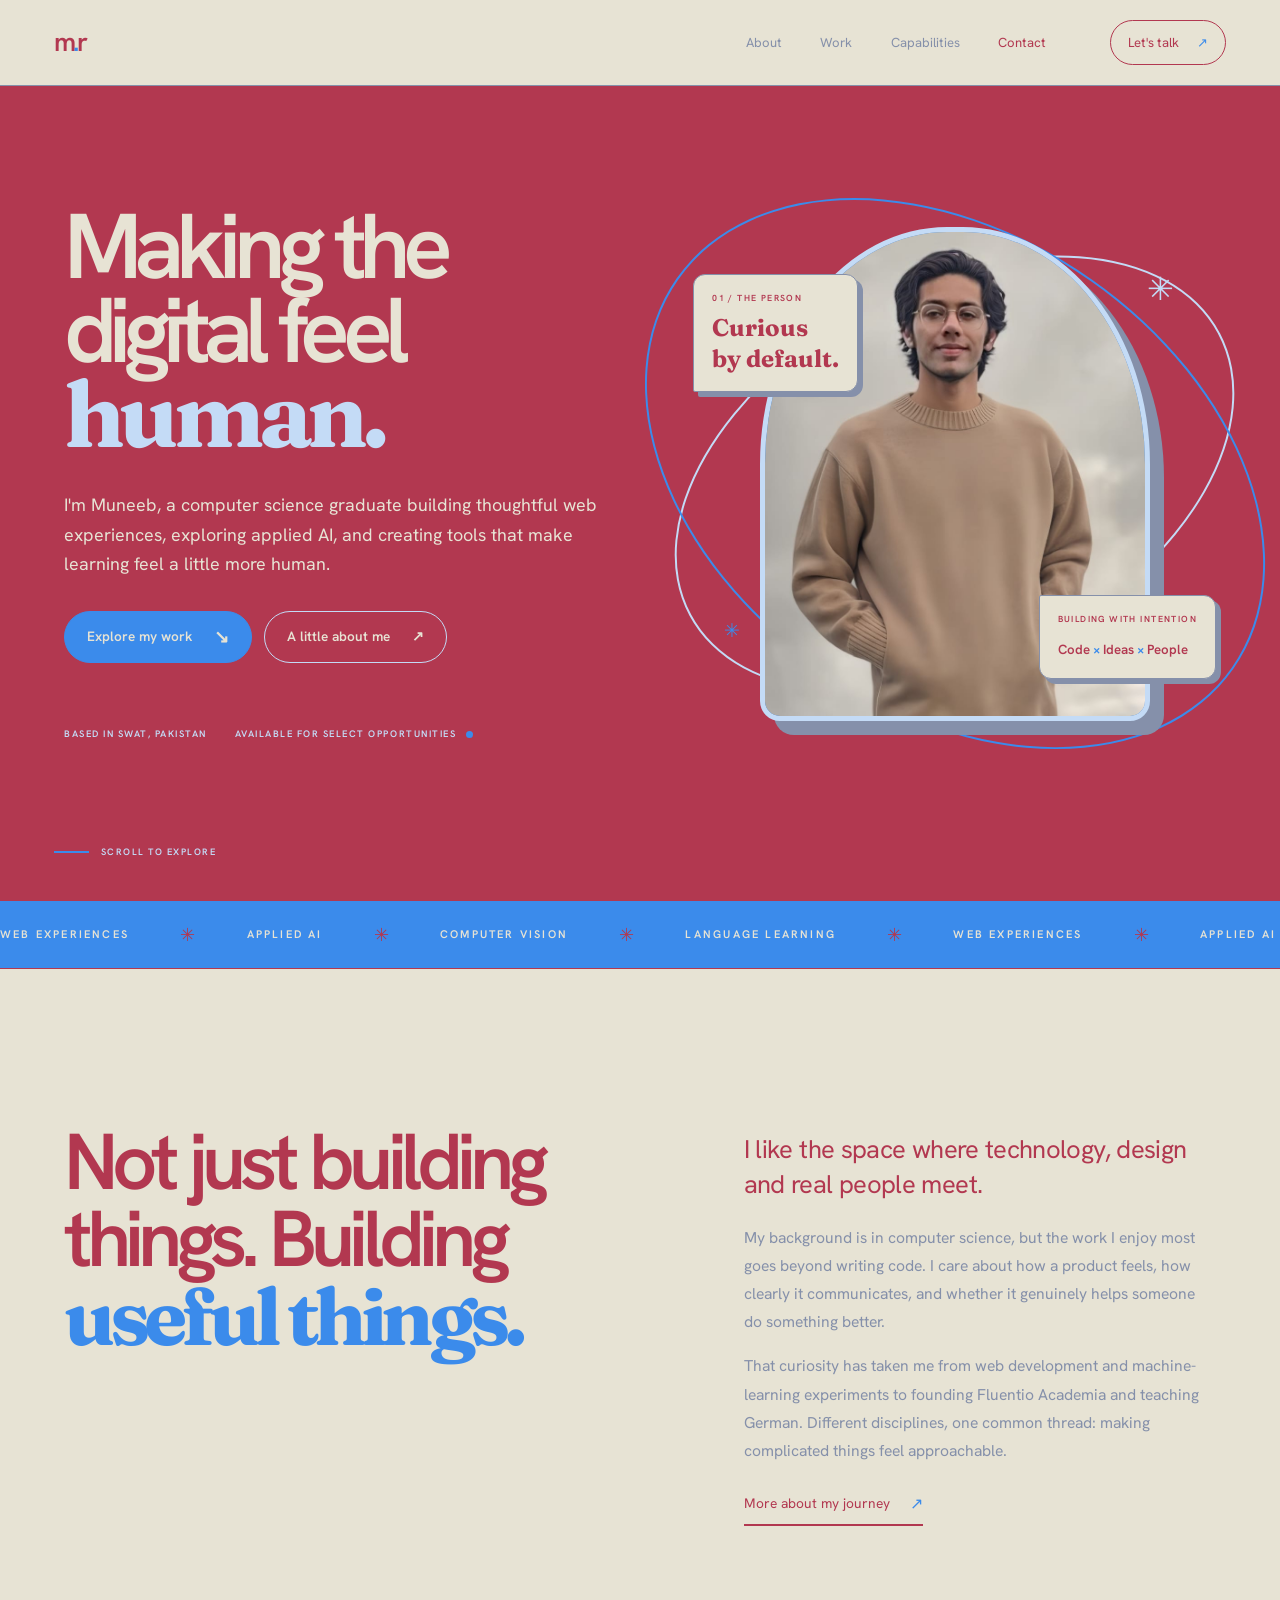
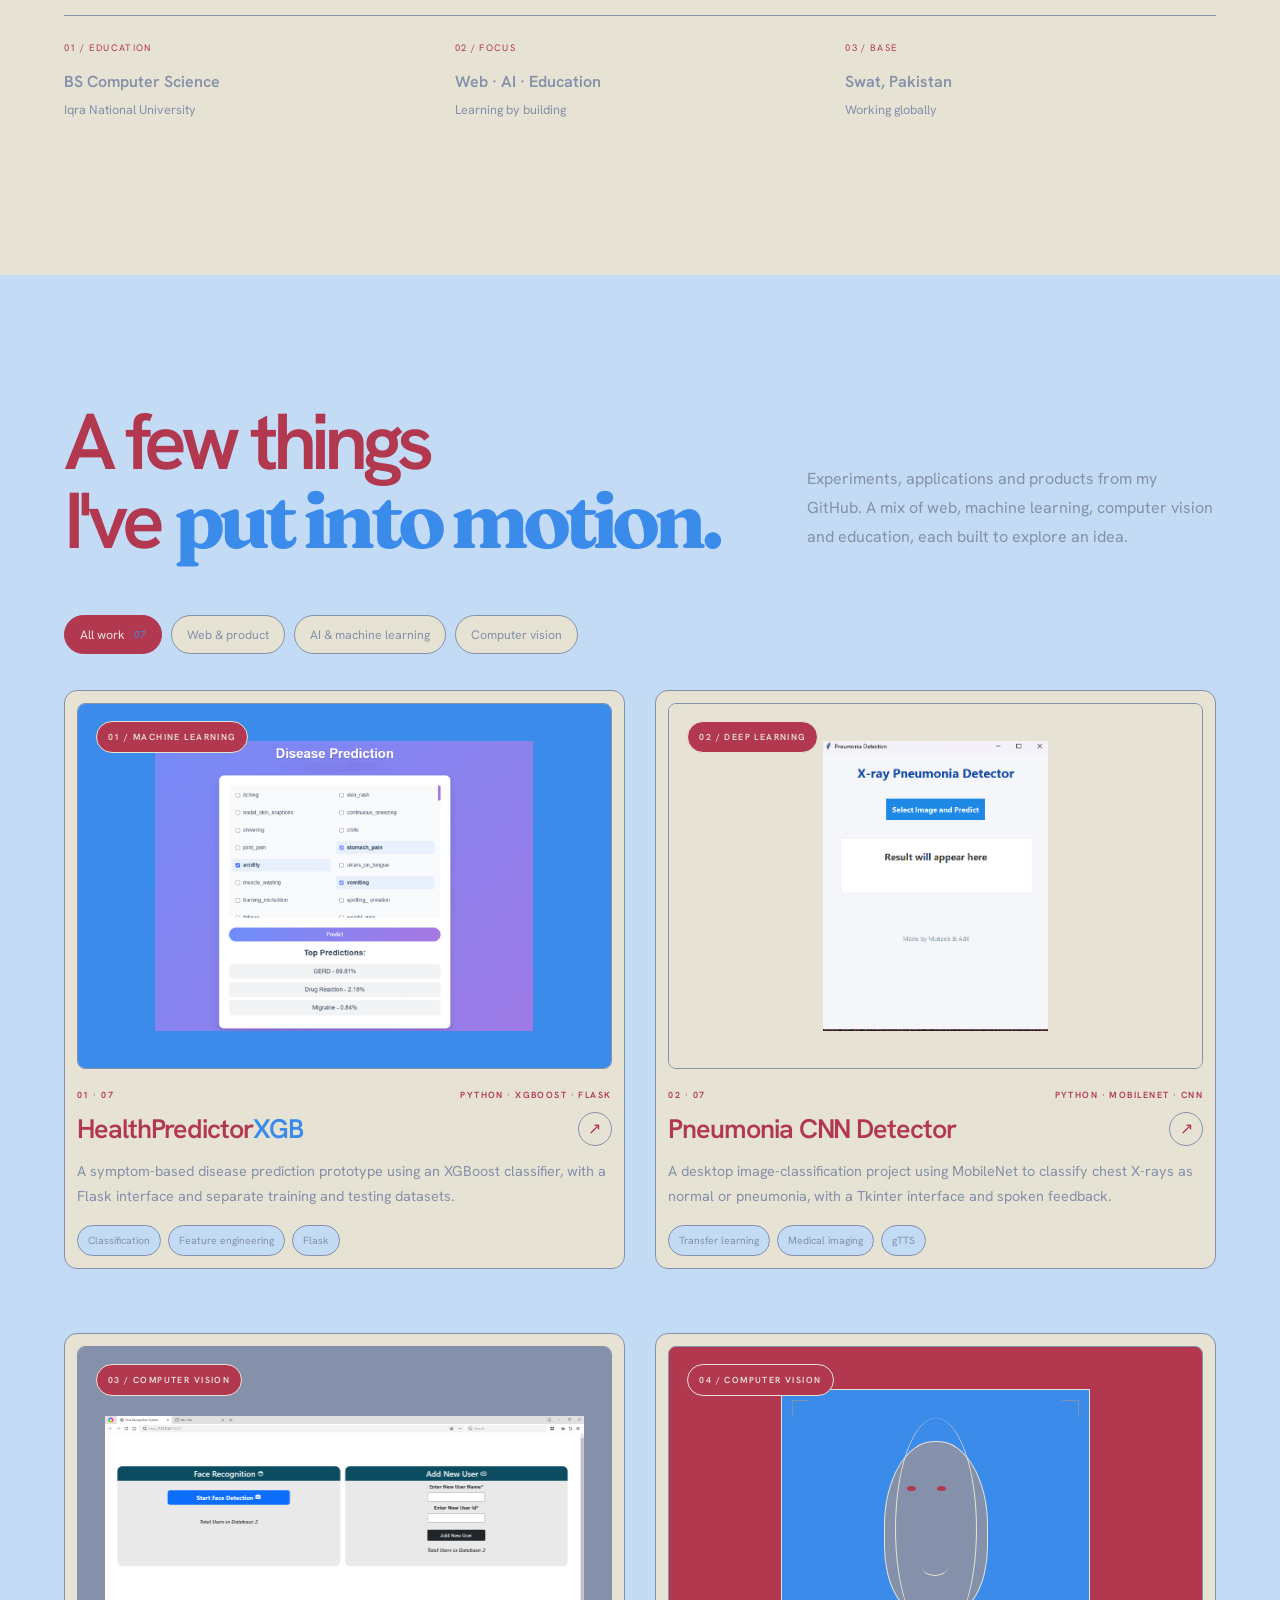
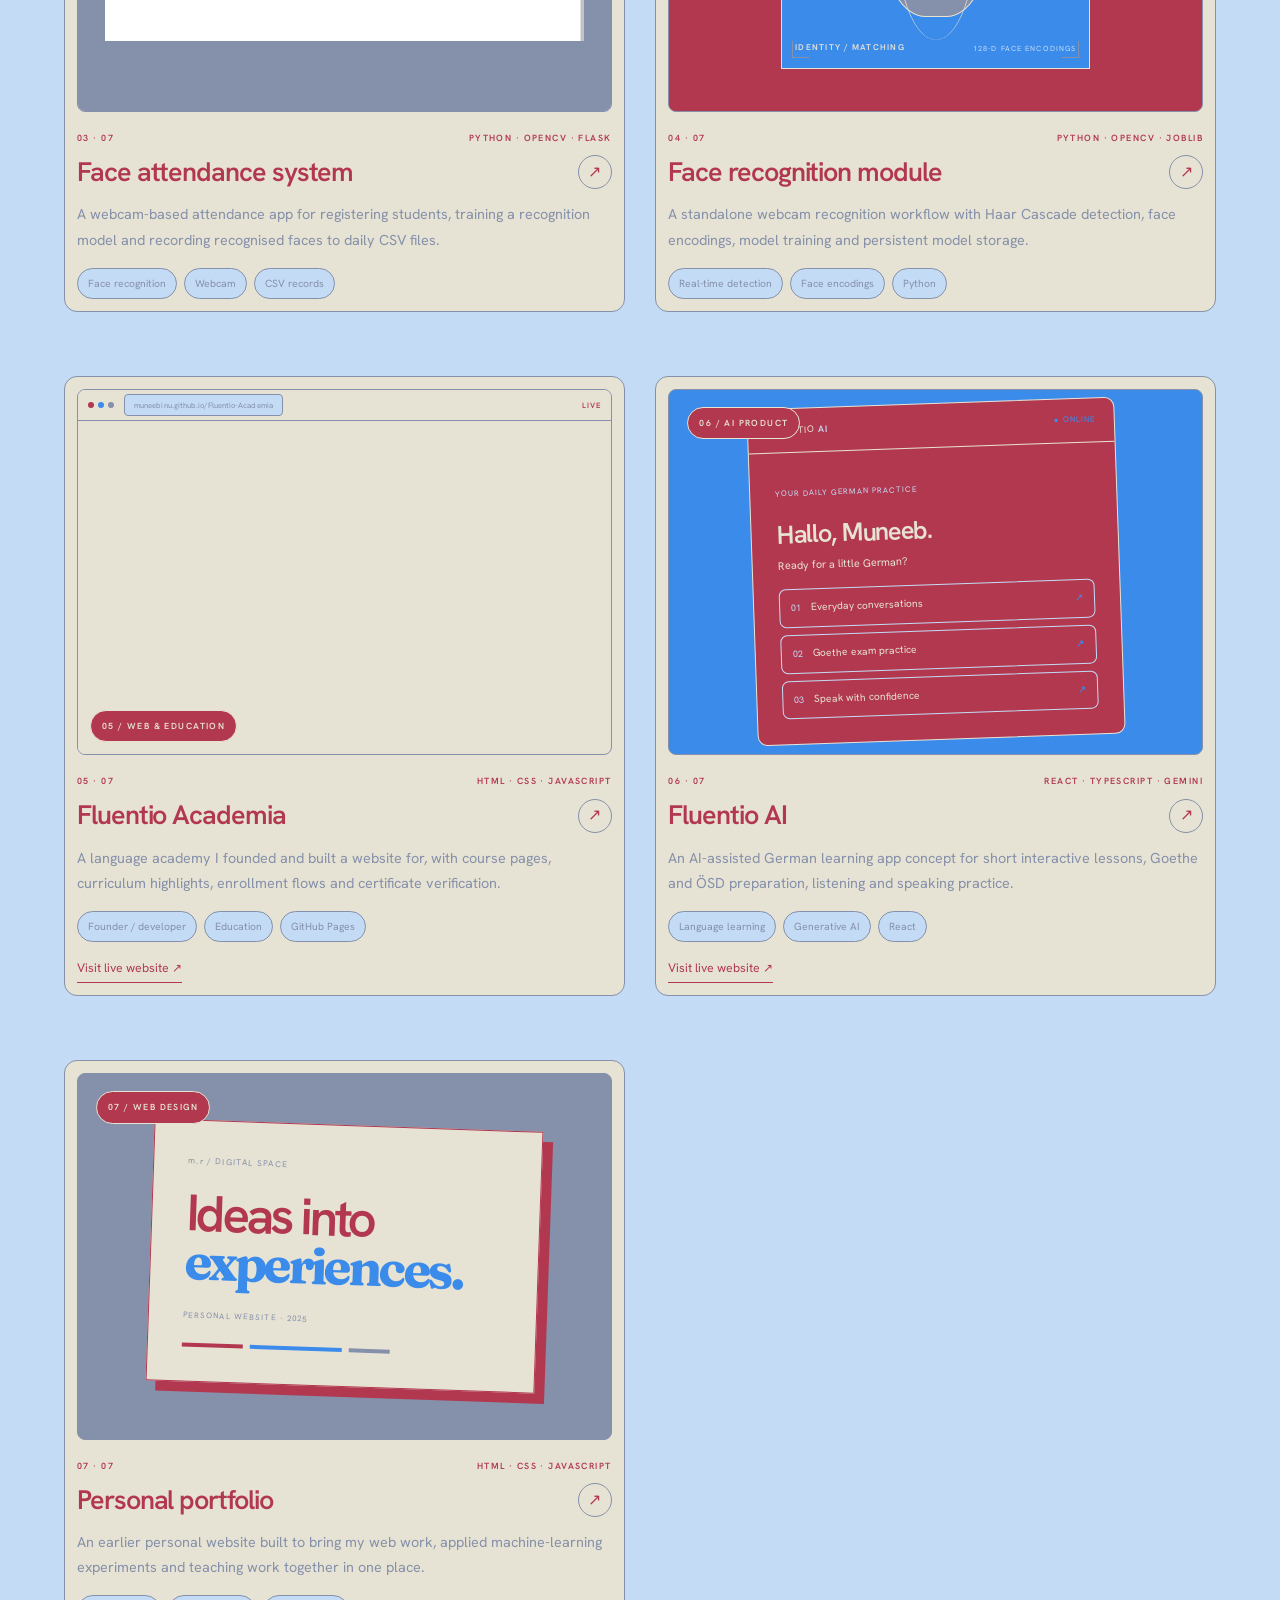
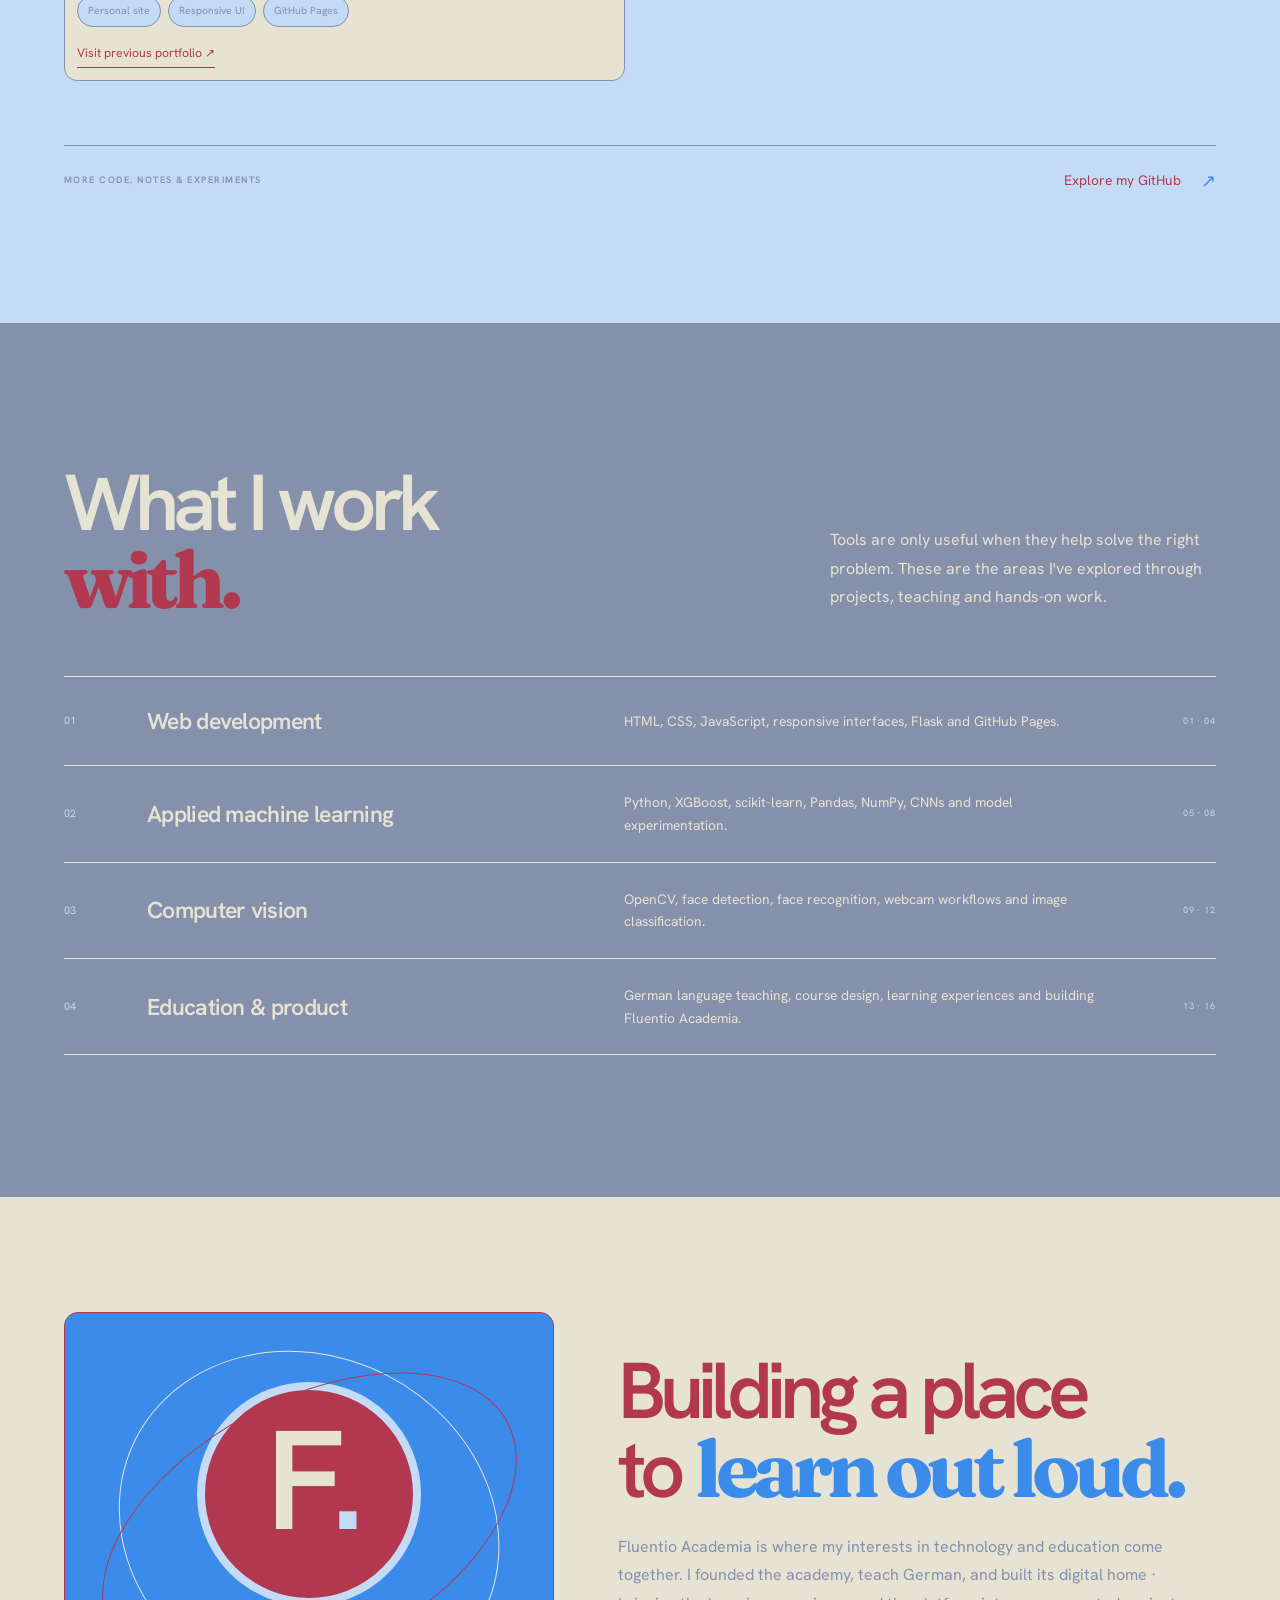
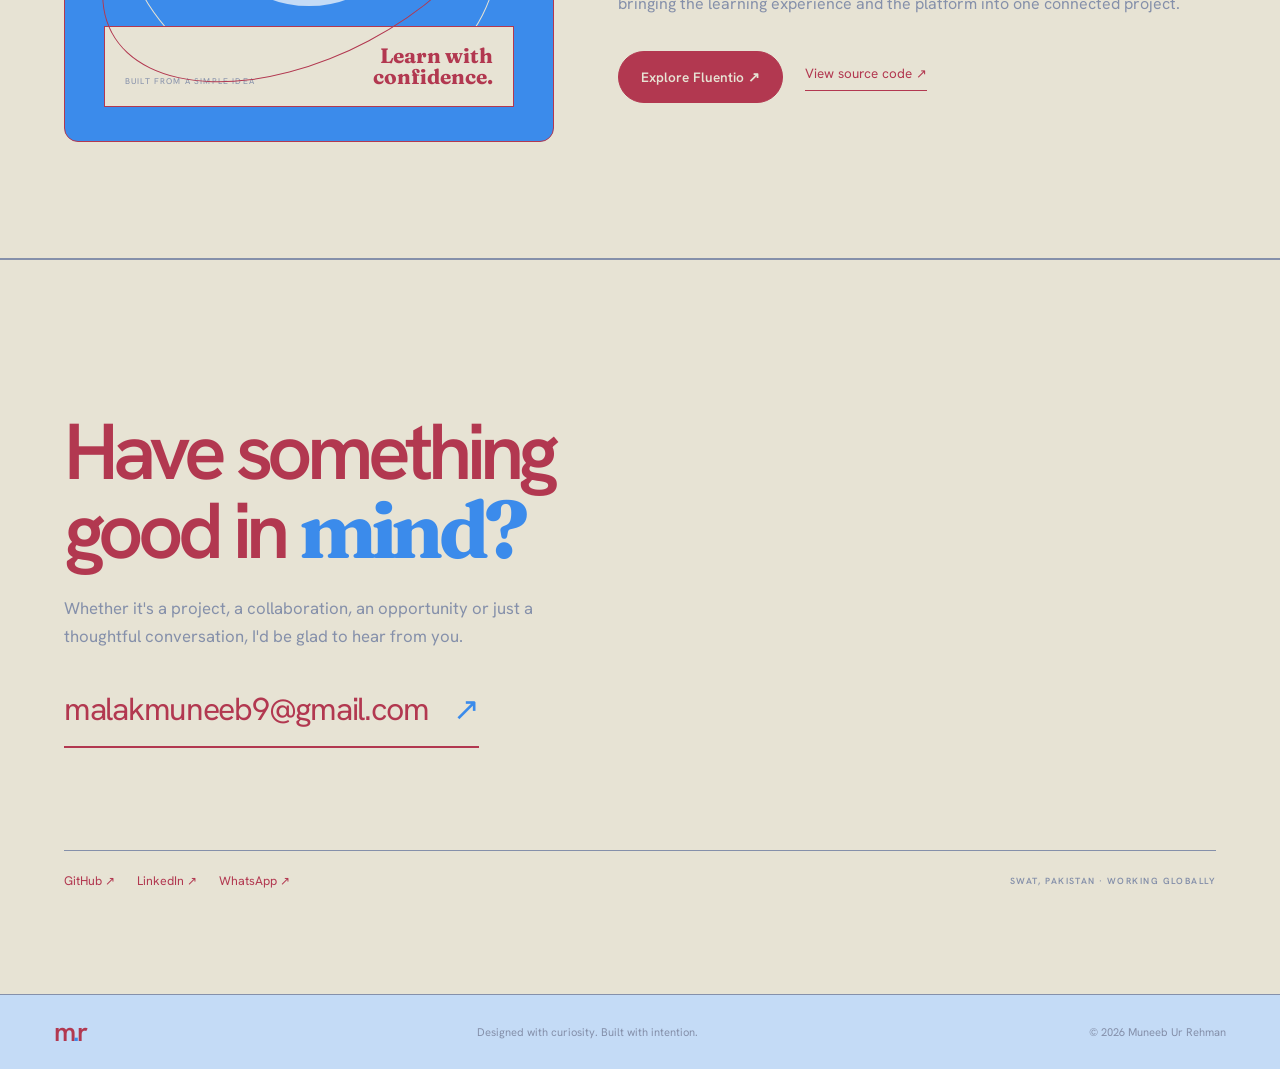
<file: index.html>
<!doctype html>
<html lang="en">
<head>
  <meta charset="utf-8">
  <meta name="viewport" content="width=device-width, initial-scale=1">
  <meta name="theme-color" content="#B23850">
  <title>Muneeb Ur Rehman · Developer, Builder & Educator</title>
  <meta name="description" content="Muneeb Ur Rehman is a developer, builder and educator working across web experiences, applied machine learning, computer vision and language learning.">
  <link rel="canonical" href="https://muneebinu.github.io/digital-me/">
  <meta name="robots" content="index,follow">
  <meta property="og:type" content="website">
  <meta property="og:title" content="Muneeb Ur Rehman · Developer, Builder & Educator">
  <meta property="og:description" content="A collection of digital products, experiments and ideas built with curiosity.">
  <meta property="og:url" content="https://muneebinu.github.io/digital-me/">
  <meta property="og:image" content="https://muneebinu.github.io/digital-me/assets/muneeb.jpg">
  <meta name="twitter:card" content="summary_large_image">
  <link rel="icon" href="favicon.svg" type="image/svg+xml">
  <link rel="preload" href="fonts/hanken-grotesk-latin-400-normal.woff2" as="font" type="font/woff2" crossorigin>
  <link rel="preload" href="fonts/hanken-grotesk-latin-600-normal.woff2" as="font" type="font/woff2" crossorigin>
  <link rel="stylesheet" href="css/main.css?v=20261109-13">
  <script type="application/ld+json">{"@context":"https://schema.org","@type":"Person","name":"Muneeb Ur Rehman","url":"https://muneebinu.github.io/digital-me/","email":"mailto:malakmuneeb9@gmail.com","jobTitle":"Web Developer","knowsAbout":["Web development","Machine learning","Computer vision","German language teaching"],"founder":{"@type":"Organization","name":"Fluentio Academia","url":"https://muneebinu.github.io/Fluentio-Academia/"},"sameAs":["https://github.com/muneebinu","https://www.linkedin.com/in/muneeb-ur-rehman-043624352/"]}</script>
  <script defer src="js/main.js?v=20261109-2"></script>
</head>
<body>
  <a class="skip-link" href="#main">Skip to content</a>
  <div class="noise" aria-hidden="true"></div>
  <header class="site-header">
    <a class="wordmark" href="#home" aria-label="Muneeb Ur Rehman home">m<span>.</span>r</a>
    <nav class="desktop-nav" aria-label="Main navigation">
      <a href="#about">About</a><a href="#work">Work</a><a href="#capabilities">Capabilities</a><a href="#contact">Contact</a>
    </nav>
    <a class="header-cta" href="#contact">Let's talk <span aria-hidden="true">↗</span></a>
    <button class="menu-toggle" type="button" aria-label="Open navigation" aria-expanded="false"><span></span><span></span></button>
  </header>
  <div class="mobile-menu" hidden>
    <a href="#about">About <span>01</span></a><a href="#work">Work <span>02</span></a><a href="#capabilities">Capabilities <span>03</span></a><a href="#contact">Contact <span>04</span></a>
  </div>

  <main id="main">
    <section class="hero section-shell" id="home">
      <div class="hero-copy">
        <h1>Making the<br>digital feel <span class="accent">human.</span></h1>
        <p class="hero-intro">I'm Muneeb, a computer science graduate building thoughtful web experiences, exploring applied AI, and creating tools that make learning feel a little more human.</p>
        <div class="hero-actions">
          <a class="button button-primary" href="#work">Explore my work <span>↘</span></a>
          <a class="button button-quiet" href="#about">A little about me <span>↗</span></a>
        </div>
        <div class="hero-footnote"><span>BASED IN SWAT, PAKISTAN</span><span>AVAILABLE FOR SELECT OPPORTUNITIES <i></i></span></div>
      </div>
      <div class="hero-visual" aria-label="Portrait of Muneeb Ur Rehman">
        <div class="visual-orbit orbit-one"></div><div class="visual-orbit orbit-two"></div>
        <div class="portrait-frame"><img src="assets/muneeb.jpg" alt="Muneeb Ur Rehman" fetchpriority="high"></div>
        <div class="portrait-tag tag-top"><span>01 / THE PERSON</span><b>Curious<br>by default.</b></div>
        <div class="portrait-tag tag-bottom"><span>BUILDING WITH INTENTION</span><b>Code <i>×</i> Ideas <i>×</i> People</b></div>
        <span class="visual-cross cross-one">✳</span><span class="visual-cross cross-two">✳</span>
      </div>
      <div class="hero-scroll"><span></span> SCROLL TO EXPLORE</div>
    </section>

    <div class="marquee" aria-label="Areas of interest"><div class="marquee-track">
      <span>WEB EXPERIENCES</span><i>✳</i><span>APPLIED AI</span><i>✳</i><span>COMPUTER VISION</span><i>✳</i><span>LANGUAGE LEARNING</span><i>✳</i><span>WEB EXPERIENCES</span><i>✳</i><span>APPLIED AI</span><i>✳</i><span>COMPUTER VISION</span><i>✳</i><span>LANGUAGE LEARNING</span><i>✳</i>
    </div></div>

    <section class="about section-shell" id="about">
      <div class="about-grid">
        <h2>Not just building<br>things. Building<br><span class="accent">useful things.</span></h2>
        <div class="about-copy">
          <p class="about-lead">I like the space where technology, design and real people meet.</p>
          <p>My background is in computer science, but the work I enjoy most goes beyond writing code. I care about how a product feels, how clearly it communicates, and whether it genuinely helps someone do something better.</p>
          <p>That curiosity has taken me from web development and machine-learning experiments to founding Fluentio Academia and teaching German. Different disciplines, one common thread: making complicated things feel approachable.</p>
          <a class="inline-link" href="https://www.linkedin.com/in/muneeb-ur-rehman-043624352/" target="_blank" rel="noreferrer">More about my journey <span>↗</span></a>
        </div>
      </div>
      <div class="about-facts">
        <div><span>01 / EDUCATION</span><b>BS Computer Science</b><small>Iqra National University</small></div>
        <div><span>02 / FOCUS</span><b>Web · AI · Education</b><small>Learning by building</small></div>
        <div><span>03 / BASE</span><b>Swat, Pakistan</b><small>Working globally</small></div>
      </div>
    </section>

    <section class="work section-shell" id="work">
      <div class="work-heading">
        <div><h2>A few things<br>I've <span class="accent">put into motion.</span></h2></div>
        <p>Experiments, applications and products from my GitHub. A mix of web, machine learning, computer vision and education, each built to explore an idea.</p>
      </div>
      <div class="filter-row" role="group" aria-label="Filter projects">
        <button class="filter is-active" type="button" data-filter="all" aria-pressed="true">All work <span>07</span></button>
        <button class="filter" type="button" data-filter="web" aria-pressed="false">Web & product</button>
        <button class="filter" type="button" data-filter="ai" aria-pressed="false">AI & machine learning</button>
        <button class="filter" type="button" data-filter="vision" aria-pressed="false">Computer vision</button>
      </div>

      <div class="project-grid">
        <article class="project-card project-feature" data-category="ai">
          <a class="project-visual visual-health" href="https://github.com/muneebinu/HealthPredictorXGB" target="_blank" rel="noreferrer" aria-label="Open HealthPredictorXGB repository">
            <img src="assets/disese.png" alt="HealthPredictorXGB disease prediction application screenshot" loading="lazy">
            <span class="visual-label">01 / MACHINE LEARNING</span><span class="visual-arrow">↗</span>
          </a>
          <div class="project-meta"><span>01 · 07</span><span>PYTHON · XGBOOST · FLASK</span></div>
          <div class="project-title-row"><h3>HealthPredictor<span>XGB</span></h3><a href="https://github.com/muneebinu/HealthPredictorXGB" target="_blank" rel="noreferrer" aria-label="View HealthPredictorXGB on GitHub">↗</a></div>
          <p>A symptom-based disease prediction prototype using an XGBoost classifier, with a Flask interface and separate training and testing datasets.</p>
          <div class="project-tags"><span>Classification</span><span>Feature engineering</span><span>Flask</span></div>
        </article>

        <article class="project-card" data-category="ai">
          <a class="project-visual visual-pneumonia" href="https://github.com/muneebinu/Pneumonia-CNN-Detector" target="_blank" rel="noreferrer" aria-label="Open Pneumonia CNN Detector repository">
            <img src="assets/Pnemunia.png" alt="Pneumonia CNN detector project screenshot" loading="lazy">
            <span class="visual-label">02 / DEEP LEARNING</span><span class="visual-arrow">↗</span>
          </a>
          <div class="project-meta"><span>02 · 07</span><span>PYTHON · MOBILENET · CNN</span></div>
          <div class="project-title-row"><h3>Pneumonia CNN Detector</h3><a href="https://github.com/muneebinu/Pneumonia-CNN-Detector" target="_blank" rel="noreferrer" aria-label="View Pneumonia CNN Detector on GitHub">↗</a></div>
          <p>A desktop image-classification project using MobileNet to classify chest X-rays as normal or pneumonia, with a Tkinter interface and spoken feedback.</p>
          <div class="project-tags"><span>Transfer learning</span><span>Medical imaging</span><span>gTTS</span></div>
        </article>

        <article class="project-card" data-category="vision">
          <a class="project-visual visual-face" href="https://github.com/muneebinu/Face-detection-model" target="_blank" rel="noreferrer" aria-label="Open face attendance repository">
            <img src="assets/face.png" alt="Face recognition attendance system screenshot" loading="lazy">
            <span class="visual-label">03 / COMPUTER VISION</span><span class="visual-arrow">↗</span>
          </a>
          <div class="project-meta"><span>03 · 07</span><span>PYTHON · OPENCV · FLASK</span></div>
          <div class="project-title-row"><h3>Face attendance system</h3><a href="https://github.com/muneebinu/Face-detection-model" target="_blank" rel="noreferrer" aria-label="View face attendance system on GitHub">↗</a></div>
          <p>A webcam-based attendance app for registering students, training a recognition model and recording recognised faces to daily CSV files.</p>
          <div class="project-tags"><span>Face recognition</span><span>Webcam</span><span>CSV records</span></div>
        </article>

        <article class="project-card" data-category="vision">
          <div class="project-visual visual-recognition" aria-label="Abstract face recognition system visual">
            <div class="recognition-art"><div class="scan-grid"></div><div class="scan-face"><i></i></div><span class="scan-corner corner-a"></span><span class="scan-corner corner-b"></span><span class="scan-corner corner-c"></span><span class="scan-corner corner-d"></span><b>IDENTITY / MATCHING</b><small>128-D FACE ENCODINGS</small></div>
            <span class="visual-label">04 / COMPUTER VISION</span>
          </div>
          <div class="project-meta"><span>04 · 07</span><span>PYTHON · OPENCV · JOBLIB</span></div>
          <div class="project-title-row"><h3>Face recognition module</h3><a href="https://github.com/muneebinu/Face-Detection-2" target="_blank" rel="noreferrer" aria-label="View face recognition module on GitHub">↗</a></div>
          <p>A standalone webcam recognition workflow with Haar Cascade detection, face encodings, model training and persistent model storage.</p>
          <div class="project-tags"><span>Real-time detection</span><span>Face encodings</span><span>Python</span></div>
        </article>

        <article class="project-card project-feature" data-category="web">
          <div class="project-visual visual-fluentio live-fluentio-preview" aria-label="Live preview of the Fluentio Academia website">
            <div class="live-browser-bar"><span class="browser-dots"><i></i><i></i><i></i></span><span class="browser-address">muneebinu.github.io/Fluentio-Academia</span><span class="browser-live">LIVE</span></div>
            <iframe src="https://muneebinu.github.io/Fluentio-Academia/" title="Live Fluentio Academia website preview" loading="lazy" tabindex="-1" aria-hidden="true"></iframe>
            <a class="live-preview-overlay" href="https://muneebinu.github.io/Fluentio-Academia/" target="_blank" rel="noreferrer" aria-label="Open the live Fluentio Academia website"></a>
            <span class="visual-label">05 / WEB & EDUCATION</span><span class="visual-arrow">↗</span>
          </div>
          <div class="project-meta"><span>05 · 07</span><span>HTML · CSS · JAVASCRIPT</span></div>
          <div class="project-title-row"><h3>Fluentio Academia</h3><a href="https://github.com/muneebinu/Fluentio-Academia" target="_blank" rel="noreferrer" aria-label="View Fluentio Academia source on GitHub">↗</a></div>
          <p>A language academy I founded and built a website for, with course pages, curriculum highlights, enrollment flows and certificate verification.</p>
          <div class="project-tags"><span>Founder / developer</span><span>Education</span><span>GitHub Pages</span></div>
          <a class="project-live" href="https://muneebinu.github.io/Fluentio-Academia/" target="_blank" rel="noreferrer">Visit live website ↗</a>
        </article>

        <article class="project-card" data-category="web ai">
          <div class="project-visual visual-fluentio-ai" aria-label="Fluentio AI language learning product concept visual">
            <div class="ai-app">
              <div class="ai-app-top"><span>FLUENTIO <b>AI</b></span><i>● ONLINE</i></div>
              <div class="ai-app-content"><small>YOUR DAILY GERMAN PRACTICE</small><strong>Hallo, Muneeb.</strong><p>Ready for a little German?</p><div class="ai-lesson"><span>01</span><b>Everyday conversations</b><i>↗</i></div><div class="ai-lesson"><span>02</span><b>Goethe exam practice</b><i>↗</i></div><div class="ai-lesson"><span>03</span><b>Speak with confidence</b><i>↗</i></div></div>
            </div>
            <span class="visual-label">06 / AI PRODUCT</span>
          </div>
          <div class="project-meta"><span>06 · 07</span><span>REACT · TYPESCRIPT · GEMINI</span></div>
          <div class="project-title-row"><h3>Fluentio AI</h3><a href="https://github.com/muneebinu/Fluentio-Ai" target="_blank" rel="noreferrer" aria-label="View Fluentio AI on GitHub">↗</a></div>
          <p>An AI-assisted German learning app concept for short interactive lessons, Goethe and ÖSD preparation, listening and speaking practice.</p>
          <div class="project-tags"><span>Language learning</span><span>Generative AI</span><span>React</span></div>
          <a class="project-live" href="https://fluentioacademia.ai.studio" target="_blank" rel="noreferrer">Visit live website ↗</a>
        </article>

        <article class="project-card" data-category="web">
          <div class="project-visual visual-portfolio" aria-label="Personal portfolio website preview">
            <div class="portfolio-art"><span>m.r / DIGITAL SPACE</span><strong>Ideas into<br><span class="accent">experiences.</span></strong><small>PERSONAL WEBSITE · 2025</small><div class="portfolio-lines"><i></i><i></i><i></i></div></div>
            <span class="visual-label">07 / WEB DESIGN</span>
          </div>
          <div class="project-meta"><span>07 · 07</span><span>HTML · CSS · JAVASCRIPT</span></div>
          <div class="project-title-row"><h3>Personal portfolio</h3><a href="https://github.com/muneebinu/muneebinu.github.io" target="_blank" rel="noreferrer" aria-label="View previous portfolio source on GitHub">↗</a></div>
          <p>An earlier personal website built to bring my web work, applied machine-learning experiments and teaching work together in one place.</p>
          <div class="project-tags"><span>Personal site</span><span>Responsive UI</span><span>GitHub Pages</span></div>
          <a class="project-live" href="https://muneebinu.github.io/" target="_blank" rel="noreferrer">Visit previous portfolio ↗</a>
        </article>
      </div>
      <div class="work-outro"><span>MORE CODE, NOTES & EXPERIMENTS</span><a href="https://github.com/muneebinu" target="_blank" rel="noreferrer">Explore my GitHub <b>↗</b></a></div>
    </section>

    <section class="capabilities section-shell" id="capabilities">
      <div class="capabilities-head"><h2>What I work<br><span class="accent">with.</span></h2><p>Tools are only useful when they help solve the right problem. These are the areas I've explored through projects, teaching and hands-on work.</p></div>
      <div class="capability-list">
        <div class="capability"><span>01</span><h3>Web development</h3><p>HTML, CSS, JavaScript, responsive interfaces, Flask and GitHub Pages.</p><b>01 · 04</b></div>
        <div class="capability"><span>02</span><h3>Applied machine learning</h3><p>Python, XGBoost, scikit-learn, Pandas, NumPy, CNNs and model experimentation.</p><b>05 · 08</b></div>
        <div class="capability"><span>03</span><h3>Computer vision</h3><p>OpenCV, face detection, face recognition, webcam workflows and image classification.</p><b>09 · 12</b></div>
        <div class="capability"><span>04</span><h3>Education & product</h3><p>German language teaching, course design, learning experiences and building Fluentio Academia.</p><b>13 · 16</b></div>
      </div>
    </section>

    <section class="founder section-shell">
      <div class="founder-art">
        <div class="founder-orb"></div><div class="founder-monogram">F<span>.</span></div>
        <div class="founder-caption"><span>BUILT FROM A SIMPLE IDEA</span><b>Learn with<br>confidence.</b></div>
      </div>
      <div class="founder-copy">
        <h2>Building a place<br>to <span class="accent">learn out loud.</span></h2>
        <p>Fluentio Academia is where my interests in technology and education come together. I founded the academy, teach German, and built its digital home · bringing the learning experience and the platform into one connected project.</p>
        <div class="founder-links"><a class="button button-primary" href="https://muneebinu.github.io/Fluentio-Academia/" target="_blank" rel="noreferrer">Explore Fluentio ↗</a><a class="text-link" href="https://github.com/muneebinu/Fluentio-Academia" target="_blank" rel="noreferrer">View source code ↗</a></div>
      </div>
    </section>

    <section class="contact section-shell" id="contact">
      <h2>Have something<br>good in <span class="accent">mind?</span></h2>
      <p class="contact-copy">Whether it's a project, a collaboration, an opportunity or just a thoughtful conversation, I'd be glad to hear from you.</p>
      <a class="contact-email" href="mailto:malakmuneeb9@gmail.com">malakmuneeb9@gmail.com <span>↗</span></a>
      <div class="contact-bottom">
        <div class="social-links"><a href="https://github.com/muneebinu" target="_blank" rel="noreferrer">GitHub ↗</a><a href="https://www.linkedin.com/in/muneeb-ur-rehman-043624352/" target="_blank" rel="noreferrer">LinkedIn ↗</a><a href="https://wa.me/923189150911" target="_blank" rel="noreferrer">WhatsApp ↗</a></div>
        <span>SWAT, PAKISTAN · WORKING GLOBALLY</span>
      </div>
    </section>
  </main>
  <footer class="site-footer"><a class="wordmark" href="#home">m<span>.</span>r</a><span>Designed with curiosity. Built with intention.</span><span>© <span id="year">2026</span> Muneeb Ur Rehman</span></footer>
</body>
</html>
</file>
<file: css/main.css>
@font-face{font-family:Hanken;src:url(../fonts/hanken-grotesk-latin-400-normal.woff2) format("woff2");font-weight:400;font-display:swap}
@font-face{font-family:Hanken;src:url(../fonts/hanken-grotesk-latin-600-normal.woff2) format("woff2");font-weight:600;font-display:swap}
@font-face{font-family:Fraunces;src:url(../fonts/fraunces-latin-700-normal.woff2) format("woff2");font-weight:700;font-display:swap}
:root{color-scheme:light;--ruby:#B23850;--sky:#3B8BEB;--cream:#E7E3D4;--ice:#C4DBF6;--slate:#8590AA;--display:Fraunces,Georgia,serif;--body:Hanken,Arial,sans-serif;--pad:clamp(1.2rem,6vw,6.5rem);--max:1440px;--ease:cubic-bezier(.2,.75,.2,1)}
*{box-sizing:border-box}html{scroll-behavior:smooth;scroll-padding-top:100px;background:var(--cream)}body{margin:0;background:var(--cream);color:var(--slate);font:400 16px/1.65 var(--body);overflow-x:hidden}
::selection{background:var(--ruby);color:var(--cream)}a{color:inherit;text-decoration:none}button{font:inherit}img{display:block;max-width:100%}
.skip-link{position:absolute;top:-60px;left:16px;z-index:100;padding:12px 18px;background:var(--ruby);color:var(--cream);border-radius:8px}.skip-link:focus{top:16px}
.site-header{height:86px;position:sticky;top:0;z-index:50;display:flex;align-items:center;justify-content:space-between;padding:0 var(--pad);border-bottom:1px solid var(--slate);background:var(--cream);transition:background .3s,border-color .3s}.site-header.is-scrolled{background:var(--ice);border-color:var(--slate)}
.wordmark{font-size:1.65rem;font-weight:600;letter-spacing:-.09em;line-height:1;color:var(--ruby)}.wordmark span{color:var(--sky)}
.desktop-nav{display:flex;align-items:center;gap:clamp(1.4rem,3vw,3.2rem);margin-left:auto;margin-right:clamp(2rem,5vw,5rem)}.desktop-nav a{font-size:.82rem;color:var(--slate);transition:color .25s}.desktop-nav a:hover,.desktop-nav a[aria-current=location]{color:var(--ruby)}
.header-cta{display:flex;align-items:center;gap:18px;padding:11px 17px;border:1px solid var(--ruby);border-radius:999px;font-size:.82rem;color:var(--ruby);transition:background .25s,color .25s}.header-cta span{color:var(--sky)}.header-cta:hover{background:var(--ruby);color:var(--cream)}
.menu-toggle{display:none;border:1px solid var(--slate);background:transparent;border-radius:50%;width:46px;height:46px;padding:13px;cursor:pointer}.menu-toggle span{display:block;height:1px;background:var(--ruby);margin:6px 0;transition:transform .25s}
.mobile-menu{position:fixed;top:86px;left:0;right:0;z-index:49;padding:18px var(--pad) 28px;background:var(--ice);border-bottom:1px solid var(--slate);color:var(--slate)}.mobile-menu a{display:flex;justify-content:space-between;padding:15px 0;border-bottom:1px solid var(--slate);font-size:1.2rem}.mobile-menu span{font-size:.7rem;color:var(--ruby)}
.section-shell{width:100%;max-width:var(--max);margin:0 auto;padding-left:var(--pad);padding-right:var(--pad)}
.hero{min-height:calc(100svh - 86px);position:relative;display:grid;grid-template-columns:minmax(0,1.05fr) minmax(360px,.95fr);align-items:center;gap:clamp(2rem,5vw,6rem);padding-top:clamp(4.5rem,8vw,8rem);padding-bottom:clamp(7rem,11vw,10rem);background:var(--ruby);color:var(--cream)}
.hero-copy{position:relative;z-index:2}.eyebrow,.section-label,.hero-footnote,.hero-scroll,.visual-label,.portrait-tag>span,.project-meta,.work-outro>span,.contact-kicker,.contact-bottom>span,.founder-kicker{font-size:.67rem;font-weight:600;letter-spacing:.16em;text-transform:uppercase}
.eyebrow{display:flex;align-items:center;gap:11px;margin:0 0 2.3rem;color:var(--ice)}.live-dot,.hero-footnote i{width:7px;height:7px;display:inline-block;border-radius:50%;background:var(--sky);flex:none}.eyebrow-index{color:var(--ice);margin-left:4px}
h1,h2,h3,p{margin-top:0}.hero h1{font-size:clamp(4.5rem,8.6vw,9.2rem);font-weight:600;letter-spacing:-.085em;line-height:.91;margin:0 0 2rem;color:var(--cream)}.hero h1 .accent{font-family:var(--display);font-weight:700;letter-spacing:-.06em;color:var(--ice);font-style:normal}
.hero-intro{max-width:540px;color:var(--cream);font-size:clamp(1.05rem,1.4vw,1.28rem);line-height:1.65;margin-bottom:2rem}.hero-actions{display:flex;flex-wrap:wrap;gap:12px;margin-bottom:clamp(3rem,5vw,5.5rem)}
.button{display:inline-flex;align-items:center;justify-content:center;gap:22px;min-height:52px;padding:0 22px;border-radius:999px;font-size:.85rem;font-weight:600;transition:transform .3s var(--ease),background .3s,color .3s}.button:hover{transform:translateY(-3px)}
.button-primary{background:var(--sky);color:var(--cream);border:1px solid var(--sky)}.button-primary:hover{background:var(--cream);border-color:var(--cream);color:var(--ruby)}.button-primary span{font-size:1.1rem}.button-quiet{border:1px solid var(--ice);color:var(--cream)}.button-quiet:hover{background:var(--ice);color:var(--ruby)}
.hero-footnote{display:flex;flex-wrap:wrap;gap:14px 28px;font-size:.59rem;color:var(--ice)}.hero-footnote span:last-child{display:flex;align-items:center;gap:10px}
.hero-visual{min-height:570px;position:relative;display:grid;place-items:center;isolation:isolate}.portrait-frame{position:relative;z-index:2;width:min(78%,410px);aspect-ratio:.79;overflow:hidden;border-radius:48% 48% 20px 20px;border:5px solid var(--ice);background:var(--sky);box-shadow:14px 14px 0 var(--slate)}.portrait-frame::after{content:none}.portrait-frame img{width:100%;height:100%;object-fit:cover;object-position:center 35%;filter:none}
.visual-orbit{position:absolute;z-index:0;border:2px solid var(--ice);border-radius:50%;transform:rotate(-28deg)}.orbit-one{width:115%;height:70%}.orbit-two{width:130%;height:88%;border-color:var(--sky);transform:rotate(35deg)}
.portrait-tag{position:absolute;z-index:3;padding:16px 18px;border:1px solid var(--slate);background:var(--cream);color:var(--ruby);box-shadow:5px 5px 0 var(--slate)}.portrait-tag>span{display:block;font-size:.55rem;color:var(--ruby);margin-bottom:9px}.portrait-tag b{font-size:1rem;line-height:1.2;font-weight:600}
.tag-top{top:13%;left:0;border-radius:12px 12px 12px 2px}.tag-top b{font-family:var(--display);font-size:1.5rem}.tag-bottom{right:-1%;bottom:12%;border-radius:2px 12px 12px 12px}.tag-bottom b{font-size:.83rem}.tag-bottom i{font-style:normal;color:var(--sky)}
.visual-cross{position:absolute;color:var(--ice);font-size:2rem;animation:float 7s ease-in-out infinite}.cross-one{top:11%;right:8%}.cross-two{bottom:18%;left:6%;font-size:1.2rem;color:var(--sky);animation-delay:-3s}
.hero-scroll{position:absolute;left:var(--pad);bottom:2.5rem;display:flex;align-items:center;gap:12px;font-size:.58rem;color:var(--ice)}.hero-scroll span{display:block;width:35px;height:2px;background:var(--sky)}
@keyframes float{0%,100%{transform:translateY(0) rotate(0)}50%{transform:translateY(-12px) rotate(40deg)}}
.marquee{overflow:hidden;border-top:1px solid var(--ruby);border-bottom:1px solid var(--ruby);background:var(--sky)}.marquee-track{width:max-content;display:flex;align-items:center;gap:clamp(1.5rem,4vw,4rem);padding:19px 0;animation:marquee 34s linear infinite}.marquee-track span{font-size:.69rem;letter-spacing:.2em;font-weight:600;color:var(--cream);white-space:nowrap}.marquee-track i{font-style:normal;color:var(--ruby);font-size:1.1rem}@keyframes marquee{to{transform:translateX(-50%)}}
.section-label{display:flex;align-items:center;gap:13px;color:var(--slate);margin-bottom:clamp(2rem,4vw,3.5rem)}.section-label span{color:var(--ruby)}
.about{padding-top:clamp(6rem,12vw,11rem);padding-bottom:clamp(6rem,12vw,11rem);background:var(--cream);color:var(--slate)}.about-grid{display:grid;grid-template-columns:1.1fr .9fr;gap:clamp(2rem,8vw,9rem);align-items:start}
.about h2,.work h2,.capabilities h2,.founder h2,.contact h2{font-size:clamp(3.3rem,6.2vw,6.8rem);line-height:.98;letter-spacing:-.075em;font-weight:600;margin:0;color:var(--ruby)}.about h2 .accent,.work h2 .accent,.capabilities h2 .accent,.founder h2 .accent,.contact h2 .accent{color:var(--sky);font-family:var(--display);font-weight:700;font-style:normal}
.about-copy{padding-top:.6rem;max-width:550px}.about-lead{font-size:clamp(1.35rem,2vw,1.85rem);line-height:1.35;letter-spacing:-.025em;color:var(--ruby);margin-bottom:1.4rem}.about-copy p:not(.about-lead){color:var(--slate);font-size:.98rem;line-height:1.8}
.inline-link{display:inline-flex;align-items:center;gap:20px;margin-top:.6rem;padding-bottom:7px;border-bottom:2px solid var(--ruby);font-size:.86rem;color:var(--ruby)}.inline-link span{font-size:1rem;color:var(--sky)}
.about-facts{display:grid;grid-template-columns:repeat(3,1fr);gap:20px;margin-top:clamp(3rem,7vw,6rem);padding-top:25px;border-top:1px solid var(--slate)}.about-facts div{display:flex;flex-direction:column;gap:5px}.about-facts span{font-size:.59rem;letter-spacing:.14em;color:var(--ruby);margin-bottom:7px}.about-facts b{font-size:1rem;font-weight:600;color:var(--slate)}.about-facts small{font-size:.79rem;color:var(--slate)}
.work{padding-top:clamp(6rem,10vw,9rem);padding-bottom:clamp(6rem,10vw,9rem);background:var(--ice);color:var(--slate)}.work-heading{display:grid;grid-template-columns:1.1fr .65fr;gap:4rem;align-items:end;margin-bottom:3.5rem}.work-heading .section-label{margin-bottom:2rem}.work-heading>p{color:var(--slate);max-width:410px;margin:0 0 .5rem;line-height:1.8}
.filter-row{display:flex;flex-wrap:wrap;gap:9px;margin-bottom:2.2rem}.filter{display:flex;align-items:center;gap:9px;min-height:39px;padding:0 15px;border:1px solid var(--slate);border-radius:999px;background:var(--cream);color:var(--slate);font-size:.77rem;cursor:pointer;transition:background .25s,color .25s}.filter:hover,.filter.is-active{border-color:var(--ruby);background:var(--ruby);color:var(--cream)}.filter span{font-size:.62rem;color:var(--sky)}
.project-grid{display:grid;grid-template-columns:repeat(2,minmax(0,1fr));gap:clamp(2.5rem,5vw,5rem) clamp(1.25rem,3vw,3rem)}.project-card{min-width:0;padding:12px;background:var(--cream);border:1px solid var(--slate);border-radius:13px;transition:transform .25s}.project-card:hover{transform:translateY(-4px)}.project-card.is-hidden{display:none}
.project-visual{position:relative;display:block;aspect-ratio:1.46;overflow:hidden;border:1px solid var(--slate);border-radius:8px;background:var(--sky);isolation:isolate}.project-visual img{width:100%;height:100%;object-fit:cover;transition:transform .8s var(--ease);filter:none}.project-card:hover .project-visual img{transform:scale(1.035)}
.visual-health{background:var(--sky)}.visual-health img{object-fit:contain;padding:7%;background:var(--sky)}.visual-pneumonia{background:var(--cream)}.visual-pneumonia img{object-fit:contain;padding:7%;background:var(--cream)}.visual-face{background:var(--slate)}.visual-face img{object-fit:contain;padding:5%;background:var(--slate)}.visual-fluentio{background:var(--ruby)}.visual-fluentio img{object-fit:cover;object-position:top center}
.live-fluentio-preview{background:var(--cream);border-color:var(--slate);cursor:pointer}
.live-browser-bar{position:absolute;z-index:3;inset:0 0 auto;height:31px;display:flex;align-items:center;gap:10px;padding:0 10px;background:var(--cream);border-bottom:1px solid var(--slate);color:var(--slate)}
.browser-dots{display:flex;gap:4px;flex:none}.browser-dots i{width:6px;height:6px;border-radius:50%;background:var(--ruby)}.browser-dots i:nth-child(2){background:var(--sky)}.browser-dots i:nth-child(3){background:var(--slate)}
.browser-address{min-width:0;overflow:hidden;text-overflow:ellipsis;white-space:nowrap;padding:4px 9px;border:1px solid var(--slate);border-radius:4px;background:var(--ice);font-size:.48rem;letter-spacing:.01em}
.browser-live{margin-left:auto;font-size:.48rem;font-weight:700;letter-spacing:.12em;color:var(--ruby)}
.live-fluentio-preview iframe{position:absolute;top:31px;left:0;width:290%;height:290%;border:0;transform:scale(.345);transform-origin:top left;pointer-events:none;background:var(--cream)}
.live-preview-overlay{position:absolute;z-index:4;inset:31px 0 0;display:block}
.live-fluentio-preview .visual-label{top:auto;left:12px;bottom:12px;z-index:5}
.live-fluentio-preview .visual-arrow{z-index:5}

.visual-label{position:absolute;top:17px;left:18px;z-index:2;padding:8px 11px;border:1px solid var(--cream);border-radius:999px;background:var(--ruby);font-size:.55rem;color:var(--cream)}.visual-arrow{position:absolute;right:16px;bottom:15px;z-index:2;display:grid;place-items:center;width:40px;height:40px;border-radius:50%;background:var(--sky);color:var(--cream);font-size:1.1rem;transform:translateY(7px);opacity:0;transition:all .3s}.project-card:hover .visual-arrow{opacity:1;transform:translateY(0)}
.project-meta{display:flex;justify-content:space-between;gap:12px;margin:20px 0 10px;font-size:.56rem;color:var(--ruby)}.project-title-row{display:flex;align-items:center;justify-content:space-between;gap:15px}.project-title-row h3{margin:0;font-size:clamp(1.35rem,2.1vw,2rem);letter-spacing:-.04em;font-weight:600;line-height:1.2;color:var(--ruby)}.project-title-row h3 span{color:var(--sky)}
.project-title-row>a{display:grid;place-items:center;width:34px;height:34px;border:1px solid var(--slate);border-radius:50%;color:var(--ruby);transition:all .25s;flex:none}.project-title-row>a:hover{background:var(--ruby);color:var(--cream);transform:rotate(45deg)}
.project-card>p{max-width:590px;margin:13px 0 15px;color:var(--slate);font-size:.9rem;line-height:1.75}.project-tags{display:flex;flex-wrap:wrap;gap:7px}.project-tags span{padding:6px 10px;border:1px solid var(--slate);border-radius:999px;background:var(--ice);color:var(--slate);font-size:.65rem}.project-live{display:inline-flex;margin-top:16px;padding-bottom:4px;border-bottom:1px solid var(--ruby);color:var(--ruby);font-size:.77rem}
.visual-recognition{display:grid;place-items:center;background:var(--ruby)}.recognition-art{position:relative;width:58%;height:77%;display:grid;place-items:center;border:1px solid var(--cream);background:var(--sky);overflow:hidden}.scan-grid{display:none}
.scan-face{position:relative;width:34%;height:63%;border:1px solid var(--cream);border-radius:48% 48% 40% 40%;background:var(--slate);box-shadow:none}.scan-face::before{content:"";position:absolute;top:25%;left:22%;width:9px;height:5px;border-radius:50%;background:var(--ruby);box-shadow:30px 0 var(--ruby)}.scan-face::after{content:"";position:absolute;left:37%;bottom:23%;width:25%;height:10%;border-bottom:1px solid var(--cream);border-radius:50%}.scan-face i{position:absolute;top:-14%;left:10%;width:80%;height:128%;border-left:1px solid var(--cream);border-right:1px solid var(--cream);border-radius:50%}
.recognition-art>b,.recognition-art>small{position:absolute;left:13px;bottom:13px;font-size:.52rem;letter-spacing:.15em;color:var(--cream)}.recognition-art>small{left:auto;right:13px;color:var(--ice);font-size:.46rem}.scan-corner{position:absolute;width:17px;height:17px;border-color:var(--ruby)}
.corner-a{top:10px;left:10px;border-top:1px solid;border-left:1px solid}.corner-b{top:10px;right:10px;border-top:1px solid;border-right:1px solid}.corner-c{bottom:10px;left:10px;border-bottom:1px solid;border-left:1px solid}.corner-d{bottom:10px;right:10px;border-bottom:1px solid;border-right:1px solid}
.visual-fluentio-ai{display:grid;place-items:center;background:var(--sky)}.ai-app{width:69%;min-width:230px;max-width:390px;border:1px solid var(--cream);border-radius:10px;background:var(--ruby);color:var(--cream);overflow:hidden;transform:rotate(-2deg);transition:transform .5s var(--ease)}.project-card:hover .ai-app{transform:rotate(0) translateY(-5px)}
.ai-app-top{display:flex;justify-content:space-between;padding:14px 17px;border-bottom:1px solid var(--cream);font-size:.58rem;letter-spacing:.12em;color:var(--cream)}.ai-app-top b,.ai-lesson span{color:var(--ice)}.ai-app-top i{font-style:normal;color:var(--sky);font-size:.5rem}.ai-app-content{padding:clamp(14px,2vw,25px)}
.ai-app-content>small{font-size:.49rem;letter-spacing:.12em;color:var(--ice)}.ai-app-content>strong{display:block;margin:8px 0 2px;font-size:clamp(1.2rem,2vw,1.8rem);letter-spacing:-.05em}.ai-app-content>p{font-size:.68rem;color:var(--cream);margin-bottom:14px}
.ai-lesson{display:flex;align-items:center;gap:10px;padding:10px 11px;margin-top:7px;border:1px solid var(--ice);border-radius:7px;font-size:.64rem}.ai-lesson span{color:var(--ice);font-size:.57rem}.ai-lesson b{font-weight:400}.ai-lesson i{margin-left:auto;font-style:normal;color:var(--sky)}
.visual-portfolio{display:grid;place-items:center;background:var(--slate)}.portfolio-art{position:relative;width:73%;height:72%;padding:clamp(18px,3vw,34px);display:flex;flex-direction:column;justify-content:space-between;border:1px solid var(--ruby);background:var(--cream);box-shadow:10px 10px 0 var(--ruby);transform:rotate(2deg);transition:transform .5s;color:var(--ruby)}.project-card:hover .portfolio-art{transform:rotate(0) translateY(-5px)}
.portfolio-art>span{font-size:.52rem;letter-spacing:.16em;color:var(--slate)}.portfolio-art>strong{font-size:clamp(1.8rem,4vw,3.6rem);line-height:.94;letter-spacing:-.07em}.portfolio-art .accent{font-family:var(--display);font-weight:700;color:var(--sky);font-style:normal}.portfolio-art>small{font-size:.5rem;letter-spacing:.14em;color:var(--slate)}
.portfolio-lines{display:flex;gap:7px}.portfolio-lines i{height:4px;width:19%;background:var(--ruby)}.portfolio-lines i:nth-child(2){width:29%;background:var(--sky)}.portfolio-lines i:nth-child(3){width:13%;background:var(--slate)}
.work-outro{display:flex;align-items:center;justify-content:space-between;gap:20px;margin-top:4rem;padding-top:20px;border-top:1px solid var(--slate)}.work-outro>span{font-size:.58rem;color:var(--slate)}.work-outro>a{display:flex;align-items:center;gap:20px;color:var(--ruby);font-size:.86rem}.work-outro b{font-size:1.1rem;font-weight:400;color:var(--sky)}
.capabilities{padding-top:clamp(6rem,11vw,10rem);padding-bottom:clamp(6rem,11vw,10rem);background:var(--slate);color:var(--cream)}.capabilities .section-label{color:var(--cream)}.capabilities .section-label span{color:var(--ice)}.capabilities h2{color:var(--cream)}.capabilities h2 .accent{color:var(--ruby)}
.capabilities-head{display:grid;grid-template-columns:1fr .55fr;gap:4rem;align-items:end;margin-bottom:3.5rem}.capabilities-head>p{max-width:390px;color:var(--cream);line-height:1.8;margin:0 0 .5rem}
.capability-list{border-top:1px solid var(--cream)}.capability{display:grid;grid-template-columns:65px 1fr 1.1fr 70px;align-items:center;gap:25px;padding:25px 0;border-bottom:1px solid var(--cream);transition:padding .3s,background .3s}.capability:hover{padding-left:13px;padding-right:13px;background:var(--ruby)}
.capability>span{font-size:.67rem;color:var(--ice)}.capability h3{font-size:clamp(1.15rem,1.8vw,1.6rem);font-weight:600;letter-spacing:-.03em;margin:0;color:var(--cream)}.capability p{font-size:.86rem;color:var(--cream);line-height:1.65;margin:0;max-width:490px}.capability>b{font-size:.57rem;letter-spacing:.1em;color:var(--ice);font-weight:400;text-align:right}
.founder{display:grid;grid-template-columns:.9fr 1.1fr;gap:clamp(3rem,8vw,8rem);align-items:center;padding-top:clamp(5rem,9vw,8rem);padding-bottom:clamp(5rem,9vw,8rem);border-top:1px solid var(--slate);border-bottom:1px solid var(--slate);background:var(--cream);color:var(--slate)}
.founder-art{position:relative;min-height:430px;overflow:hidden;border:1px solid var(--ruby);border-radius:14px;background:var(--sky);color:var(--cream)}.founder-art::before,.founder-art::after{content:"";position:absolute;inset:10%;border:1px solid var(--cream);border-radius:50%;transform:rotate(27deg)}.founder-art::after{inset:20% 4%;transform:rotate(-28deg);border-color:var(--ruby)}
.founder-orb{position:absolute;width:46%;aspect-ratio:1;border-radius:50%;left:27%;top:16%;background:var(--ruby);border:8px solid var(--ice);box-shadow:none;animation:orb 8s ease-in-out infinite}@keyframes orb{0%,100%{transform:translateY(0)}50%{transform:translateY(-13px)}}
.founder-monogram{position:absolute;left:50%;top:39%;transform:translate(-50%,-50%);font-size:clamp(5rem,11vw,9rem);font-weight:600;letter-spacing:-.1em;color:var(--cream);z-index:1}.founder-monogram span{color:var(--ice)}
.founder-caption{position:absolute;left:8%;right:8%;bottom:8%;display:flex;justify-content:space-between;align-items:end;gap:20px;padding:18px 20px;background:var(--cream);color:var(--ruby);border:1px solid var(--ruby)}.founder-caption>span{font-size:.52rem;letter-spacing:.14em;color:var(--slate)}.founder-caption>b{font-family:var(--display);font-size:1.3rem;line-height:1.05;text-align:right}
.founder-copy{max-width:620px}.founder-copy .section-label{margin-bottom:2rem}.founder-kicker{color:var(--ruby);margin-bottom:1rem}.founder h2{margin-bottom:1.5rem}.founder-copy>p:not(.founder-kicker){color:var(--slate);line-height:1.8}
.founder-links{display:flex;align-items:center;flex-wrap:wrap;gap:22px;margin-top:2rem}.founder .button-primary{background:var(--ruby);border-color:var(--ruby);color:var(--cream)}.founder .button-primary:hover{background:var(--sky);border-color:var(--sky);color:var(--cream)}.text-link{color:var(--ruby);font-size:.84rem;border-bottom:1px solid var(--ruby);padding-bottom:5px}
.contact{padding-top:clamp(6rem,12vw,11rem);padding-bottom:clamp(5rem,8vw,8rem);background:var(--cream);color:var(--slate);border-top:1px solid var(--slate)}.contact .section-label{color:var(--slate)}.contact-kicker{display:flex;align-items:center;gap:12px;color:var(--ruby);margin-bottom:2rem}.contact h2{color:var(--ruby)}.contact h2 .accent{color:var(--sky)}
.contact-copy{max-width:500px;color:var(--slate);font-size:1.05rem;margin:1.6rem 0 2rem}.contact-email{display:inline-flex;align-items:center;gap:24px;padding-bottom:10px;border-bottom:2px solid var(--ruby);font-size:clamp(1.1rem,3vw,2rem);letter-spacing:-.04em;color:var(--ruby)}.contact-email span{color:var(--sky)}
.contact-bottom{display:flex;align-items:center;justify-content:space-between;gap:20px;margin-top:clamp(4rem,8vw,7rem);padding-top:20px;border-top:1px solid var(--slate)}.social-links{display:flex;flex-wrap:wrap;gap:22px}.social-links a{font-size:.78rem;color:var(--ruby)}.contact-bottom>span{font-size:.56rem;color:var(--slate)}
.site-footer{display:flex;align-items:center;justify-content:space-between;gap:20px;padding:24px var(--pad);border-top:1px solid var(--slate);background:var(--ice);color:var(--slate);font-size:.7rem}.site-footer .wordmark{color:var(--ruby)}.site-footer>span:nth-child(2){color:var(--slate)}
@media(max-width:1000px){.hero{grid-template-columns:1fr .8fr;gap:1rem}.hero-visual{min-height:480px}.portrait-frame{width:82%}.tag-top{left:-3%}.tag-bottom{right:-4%}.work-heading{grid-template-columns:1fr .7fr;gap:2rem}.founder{gap:3rem}.founder-art{min-height:370px}}
@media(max-width:760px){.site-header{height:74px}.desktop-nav,.header-cta{display:none}.menu-toggle{display:block}.mobile-menu{top:74px}.hero{min-height:auto;grid-template-columns:1fr;padding-top:5rem;padding-bottom:6rem;gap:1rem}.hero h1{font-size:clamp(4.2rem,15vw,7rem)}.hero-visual{min-height:440px;margin-top:1rem}.portrait-frame{width:min(68%,330px)}.tag-top{left:5%;top:8%}.tag-bottom{right:3%;bottom:7%}.hero-scroll{bottom:2rem}.about-grid,.work-heading,.capabilities-head,.founder{grid-template-columns:1fr;gap:2rem}.about-grid{gap:2.5rem}.about h2,.work h2,.capabilities h2{font-size:clamp(3.5rem,11vw,5.5rem)}.about-facts{grid-template-columns:1fr 1fr}.about-facts div:last-child{grid-column:1/-1}.work-heading{margin-bottom:2.5rem}.work-heading>p{max-width:560px}.founder-art{min-height:340px;order:2}.founder-copy{order:1}.capabilities-head{gap:1.5rem}.capability{grid-template-columns:35px 1fr 50px;gap:13px;padding:21px 0}.capability p{grid-column:2/3;grid-row:2}.capability>b{grid-column:3;grid-row:1}.contact-bottom{align-items:flex-start;flex-direction:column}.site-footer{flex-wrap:wrap}.site-footer>span:nth-child(2){order:3;width:100%}}
@media(max-width:540px){:root{--pad:1.15rem}.hero{padding-top:4rem}.eyebrow{font-size:.54rem;letter-spacing:.1em;flex-wrap:wrap;margin-bottom:1.7rem}.hero-intro{font-size:1rem}.hero-actions{gap:9px}.button{min-height:48px;padding:0 16px;font-size:.78rem;gap:12px}.hero-visual{min-height:390px}.portrait-frame{width:72%}.portrait-tag{padding:12px}.tag-top b{font-size:1.2rem}.tag-bottom b{font-size:.72rem}.hero-footnote{font-size:.52rem;gap:12px}.about,.work,.capabilities{padding-top:5rem;padding-bottom:5rem}.about h2,.work h2,.capabilities h2{font-size:clamp(3.1rem,13vw,4.5rem)}.about-facts{gap:18px 12px}.about-facts b{font-size:.88rem}.about-facts small{font-size:.7rem}.project-grid{grid-template-columns:1fr;gap:2.7rem}.project-visual{aspect-ratio:1.38}.project-meta{font-size:.5rem}.project-title-row h3{font-size:1.45rem}.project-card>p{font-size:.86rem}.filter-row{gap:7px}.filter{min-height:35px;padding:0 11px;font-size:.69rem}.founder-art{min-height:290px}.founder h2{font-size:clamp(2.9rem,12vw,4.2rem)}.founder-links{gap:15px}.contact h2{font-size:clamp(3.7rem,14vw,6rem)}.contact-email{font-size:clamp(1.05rem,5vw,1.5rem)}.contact-bottom>span{font-size:.5rem}.work-outro{align-items:flex-start;flex-direction:column}.site-footer{font-size:.64rem}}
@media(prefers-reduced-motion:reduce){*,*::before,*::after{scroll-behavior:auto!important;animation-duration:.01ms!important;animation-iteration-count:1!important;transition-duration:.01ms!important}.js-reveal{opacity:1;transform:none}.marquee-track{animation:none}}


/* Responsive layout pass: laptop, tablet and small-screen proportions. */
.section-shell,
.site-header,
.site-footer,
.project-card,
.project-visual,
.hero-copy,
.hero-visual,
.about-grid > *,
.work-heading > *,
.capabilities-head > *,
.founder > * {
  min-width: 0;
}
img,
iframe {
  max-width: 100%;
}
h1, h2, h3, p, a, span, small, b {
  overflow-wrap: break-word;
}
.project-card > p,
.about-copy,
.founder-copy,
.contact-copy {
  overflow-wrap: anywhere;
}
.project-meta {
  flex-wrap: wrap;
  line-height: 1.5;
}
.project-title-row h3 {
  min-width: 0;
  overflow-wrap: anywhere;
}
.contact-email {
  max-width: 100%;
  overflow-wrap: anywhere;
  word-break: break-word;
}
.site-footer > span {
  min-width: 0;
}

/* Standard laptop and compact desktop widths. */
@media (min-width: 1001px) and (max-width: 1280px) {
  :root { --pad: clamp(2rem, 4.2vw, 3.6rem); }
  .hero {
    grid-template-columns: minmax(0, 1.05fr) minmax(330px, .95fr);
    gap: clamp(1.5rem, 3vw, 3rem);
  }
  .hero h1 { font-size: clamp(4.4rem, 7.2vw, 6.6rem); }
  .hero-visual { min-height: clamp(440px, 43vw, 540px); }
  .portrait-frame { width: min(76%, 390px); }
  .tag-top { left: 0; }
  .tag-bottom { right: 0; }
  .work-heading { gap: clamp(2rem, 4vw, 3.5rem); }
  .project-grid { column-gap: clamp(1.2rem, 2.4vw, 2rem); }
  .capability { gap: 18px; }
  .founder { gap: clamp(2.5rem, 5vw, 4.5rem); }
}

/* Tablet and narrow laptop widths. */
@media (min-width: 761px) and (max-width: 1000px) {
  :root { --pad: clamp(1.5rem, 4vw, 2.5rem); }
  .site-header { height: 78px; }
  .hero {
    min-height: auto;
    grid-template-columns: minmax(0, 1.08fr) minmax(280px, .92fr);
    gap: 1.25rem;
    padding-top: 4.5rem;
    padding-bottom: 6.5rem;
  }
  .hero h1 { font-size: clamp(3.8rem, 7.1vw, 5.6rem); }
  .hero-intro { font-size: 1rem; }
  .hero-actions { gap: 9px; }
  .button { gap: 13px; padding-inline: 17px; }
  .hero-visual { min-height: 420px; }
  .portrait-frame { width: 78%; }
  .tag-top { left: -1%; top: 10%; }
  .tag-bottom { right: -1%; bottom: 9%; }
  .portrait-tag { padding: 12px 13px; }
  .tag-top b { font-size: 1.25rem; }
  .tag-bottom b { font-size: .72rem; }
  .hero-scroll { bottom: 2rem; }
  .about-grid { grid-template-columns: minmax(0, 1fr) minmax(0, .9fr); gap: 2.5rem; }
  .about h2, .work h2, .capabilities h2, .founder h2, .contact h2 {
    font-size: clamp(3rem, 6vw, 4.7rem);
  }
  .work-heading { grid-template-columns: minmax(0, 1fr) minmax(240px, .75fr); gap: 2rem; }
  .project-grid { grid-template-columns: repeat(2, minmax(0, 1fr)); gap: 1.6rem; }
  .project-card { padding: 9px; }
  .project-meta { font-size: .49rem; gap: 5px 9px; }
  .project-title-row h3 { font-size: clamp(1.15rem, 2vw, 1.55rem); }
  .project-card > p { font-size: .82rem; }
  .project-tags { gap: 5px; }
  .project-tags span { font-size: .59rem; padding: 5px 8px; }
  .capabilities-head { grid-template-columns: minmax(0, 1fr) minmax(240px, .75fr); gap: 2rem; }
  .capability {
    grid-template-columns: 42px minmax(0, 1fr) 54px;
    gap: 13px;
    padding: 20px 0;
  }
  .capability p { grid-column: 2; grid-row: 2; }
  .capability > b { grid-column: 3; grid-row: 1; }
  .founder { grid-template-columns: minmax(0, .9fr) minmax(0, 1.1fr); gap: 2rem; }
  .founder-art { min-height: 330px; }
  .founder-caption { gap: 10px; padding: 13px; }
  .founder-caption > span { font-size: .45rem; }
  .founder-caption > b { font-size: 1.05rem; }
  .contact-email { font-size: clamp(1.2rem, 2.6vw, 1.8rem); }
}

/* Phones and compact portrait tablets. */
@media (max-width: 760px) {
  :root { --pad: clamp(1.1rem, 5vw, 1.65rem); }
  .site-header { height: 72px; }
  .mobile-menu { top: 72px; }
  .hero {
    min-height: 0;
    padding-top: clamp(3.5rem, 9vw, 4.8rem);
    padding-bottom: 6rem;
  }
  .hero h1 {
    max-width: 100%;
    font-size: clamp(3.45rem, 12.5vw, 5.4rem);
    line-height: .94;
    letter-spacing: -.075em;
    text-wrap: balance;
  }
  .hero-intro { max-width: 38rem; }
  .hero-visual {
    width: 100%;
    max-width: 34rem;
    min-height: clamp(340px, 95vw, 440px);
    margin-inline: auto;
  }
  .portrait-frame { width: min(68%, 310px); }
  .tag-top { left: 3%; }
  .tag-bottom { right: 2%; }
  .hero-footnote { gap: 10px 18px; }
  .hero-footnote span { max-width: 100%; }
  .about-grid, .work-heading, .capabilities-head, .founder {
    grid-template-columns: minmax(0, 1fr);
  }
  .about h2, .work h2, .capabilities h2 {
    font-size: clamp(2.9rem, 10.5vw, 4.8rem);
  }
  .about-facts { grid-template-columns: repeat(2, minmax(0, 1fr)); }
  .project-grid { grid-template-columns: minmax(0, 1fr); }
  .project-card { width: 100%; }
  .project-visual { aspect-ratio: 1.5; }
  .project-title-row h3 { font-size: clamp(1.35rem, 5vw, 1.75rem); }
  .capability {
    grid-template-columns: 35px minmax(0, 1fr) 48px;
    gap: 12px;
  }
  .capability h3 { overflow-wrap: anywhere; }
  .founder-art { width: 100%; min-height: clamp(280px, 78vw, 350px); }
  .founder-copy { max-width: 100%; }
  .contact h2 { font-size: clamp(3.1rem, 11.5vw, 5rem); }
  .contact-email { font-size: clamp(1.05rem, 4.8vw, 1.5rem); gap: 12px; }
  .contact-bottom { align-items: flex-start; flex-direction: column; }
  .site-footer { align-items: flex-start; flex-wrap: wrap; }
}

/* Small phones: prevent oversized headings, buttons and metadata from clipping. */
@media (max-width: 420px) {
  :root { --pad: 1rem; }
  .hero { padding-top: 3.25rem; padding-bottom: 5.5rem; }
  .hero h1 { font-size: clamp(3.1rem, 12vw, 3.8rem); }
  .hero-actions { align-items: stretch; flex-direction: column; max-width: 17rem; }
  .hero-actions .button { width: 100%; justify-content: space-between; }
  .hero-visual { min-height: 330px; }
  .portrait-frame { width: 70%; }
  .portrait-tag { max-width: 46%; padding: 10px; }
  .portrait-tag > span { font-size: .43rem; letter-spacing: .1em; }
  .tag-top b { font-size: 1.05rem; }
  .tag-bottom b { font-size: .65rem; }
  .hero-footnote { flex-direction: column; align-items: flex-start; font-size: .5rem; }
  .about h2, .work h2, .capabilities h2 { font-size: clamp(2.65rem, 11vw, 3.6rem); }
  .about-facts { gap: 16px 10px; }
  .about-facts b { font-size: .82rem; }
  .about-facts small { font-size: .68rem; }
  .filter-row { gap: 7px; }
  .filter { max-width: 100%; min-height: 36px; padding-inline: 10px; font-size: .67rem; }
  .project-card { padding: 8px; }
  .project-visual { aspect-ratio: 1.32; }
  .project-meta { font-size: .46rem; }
  .project-title-row { align-items: flex-start; }
  .project-title-row h3 { font-size: 1.3rem; }
  .project-card > p { font-size: .83rem; }
  .project-tags span { font-size: .58rem; }
  .recognition-art { width: 70%; }
  .recognition-art > small { font-size: .38rem; }
  .founder-caption { left: 6%; right: 6%; gap: 8px; padding: 12px; }
  .founder-caption > span { font-size: .43rem; }
  .founder-caption > b { font-size: 1rem; }
  .founder h2 { font-size: clamp(2.6rem, 10.5vw, 3.7rem); }
  .founder-links { align-items: flex-start; flex-direction: column; }
  .contact h2 { font-size: clamp(2.85rem, 11.5vw, 3.8rem); }
  .contact-email { font-size: clamp(.98rem, 4.5vw, 1.2rem); }
  .contact-bottom > span { font-size: .48rem; }
  .site-footer { gap: 12px; }
  .site-footer > span:last-child { margin-left: auto; text-align: right; }
}

/* Wider screens should retain a deliberate reading width. */
@media (min-width: 1600px) {
  :root { --pad: clamp(6rem, 8vw, 8rem); }
  .hero { gap: 6rem; }
}


/* Full-bleed section backgrounds with the original 1440px content measure. */
.section-shell {
  width: 100%;
  max-width: none;
  margin-inline: 0;
  padding-left: max(var(--pad), calc((100vw - var(--max)) / 2 + var(--pad)));
  padding-right: max(var(--pad), calc((100vw - var(--max)) / 2 + var(--pad)));
}


/* Final viewport-width correction: remove the oversized side gutters that
   were introduced by the previous full-bleed container calculation. */
.section-shell {
  width: 100%;
  max-width: none;
  margin-inline: 0;
  padding-left: clamp(1.25rem, 5vw, 5.5rem);
  padding-right: clamp(1.25rem, 5vw, 5.5rem);
}

@media (min-width: 1001px) {
  .hero {
    grid-template-columns: minmax(0, 1.05fr) minmax(0, .95fr);
    gap: clamp(2rem, 4vw, 4.5rem);
  }

  .hero-copy,
  .hero-visual {
    min-width: 0;
  }
}

@media (min-width: 1600px) {
  .section-shell {
    padding-left: max(5.5rem, calc((100vw - 1680px) / 2 + 5.5rem));
    padding-right: max(5.5rem, calc((100vw - 1680px) / 2 + 5.5rem));
  }
}

html,
body,
main {
  width: 100%;
  max-width: 100%;
}

body {
  overflow-x: clip;
}

/* Mobile viewport containment: keep decorative hero artwork inside the
   actual phone viewport instead of allowing the rotated orbit rings to
   create a phantom strip/overflow at the right edge. */
@media (max-width: 760px) {
  html,
  body,
  main {
    width: 100%;
    max-width: 100%;
    overflow-x: clip;
  }

  .section-shell {
    width: 100%;
    max-width: 100%;
    margin-inline: 0;
    padding-inline: var(--pad);
  }

  .hero {
    width: 100%;
    max-width: 100%;
    overflow-x: clip;
  }

  .hero-visual {
    width: 100%;
    min-width: 0;
    max-width: 34rem;
    overflow: clip;
    contain: paint;
  }

  .visual-orbit {
    max-width: 100%;
  }

  .orbit-one {
    width: 100%;
    height: 64%;
  }

  .orbit-two {
    width: 100%;
    height: 78%;
    transform: rotate(20deg);
  }

  .marquee {
    width: 100%;
    max-width: 100%;
  }

  .project-grid,
  .project-card,
  .project-visual {
    min-width: 0;
    max-width: 100%;
  }
}

@media (max-width: 420px) {
  .hero-visual {
    min-height: 320px;
  }

  .visual-orbit {
    border-width: 1px;
  }
}
</file>
